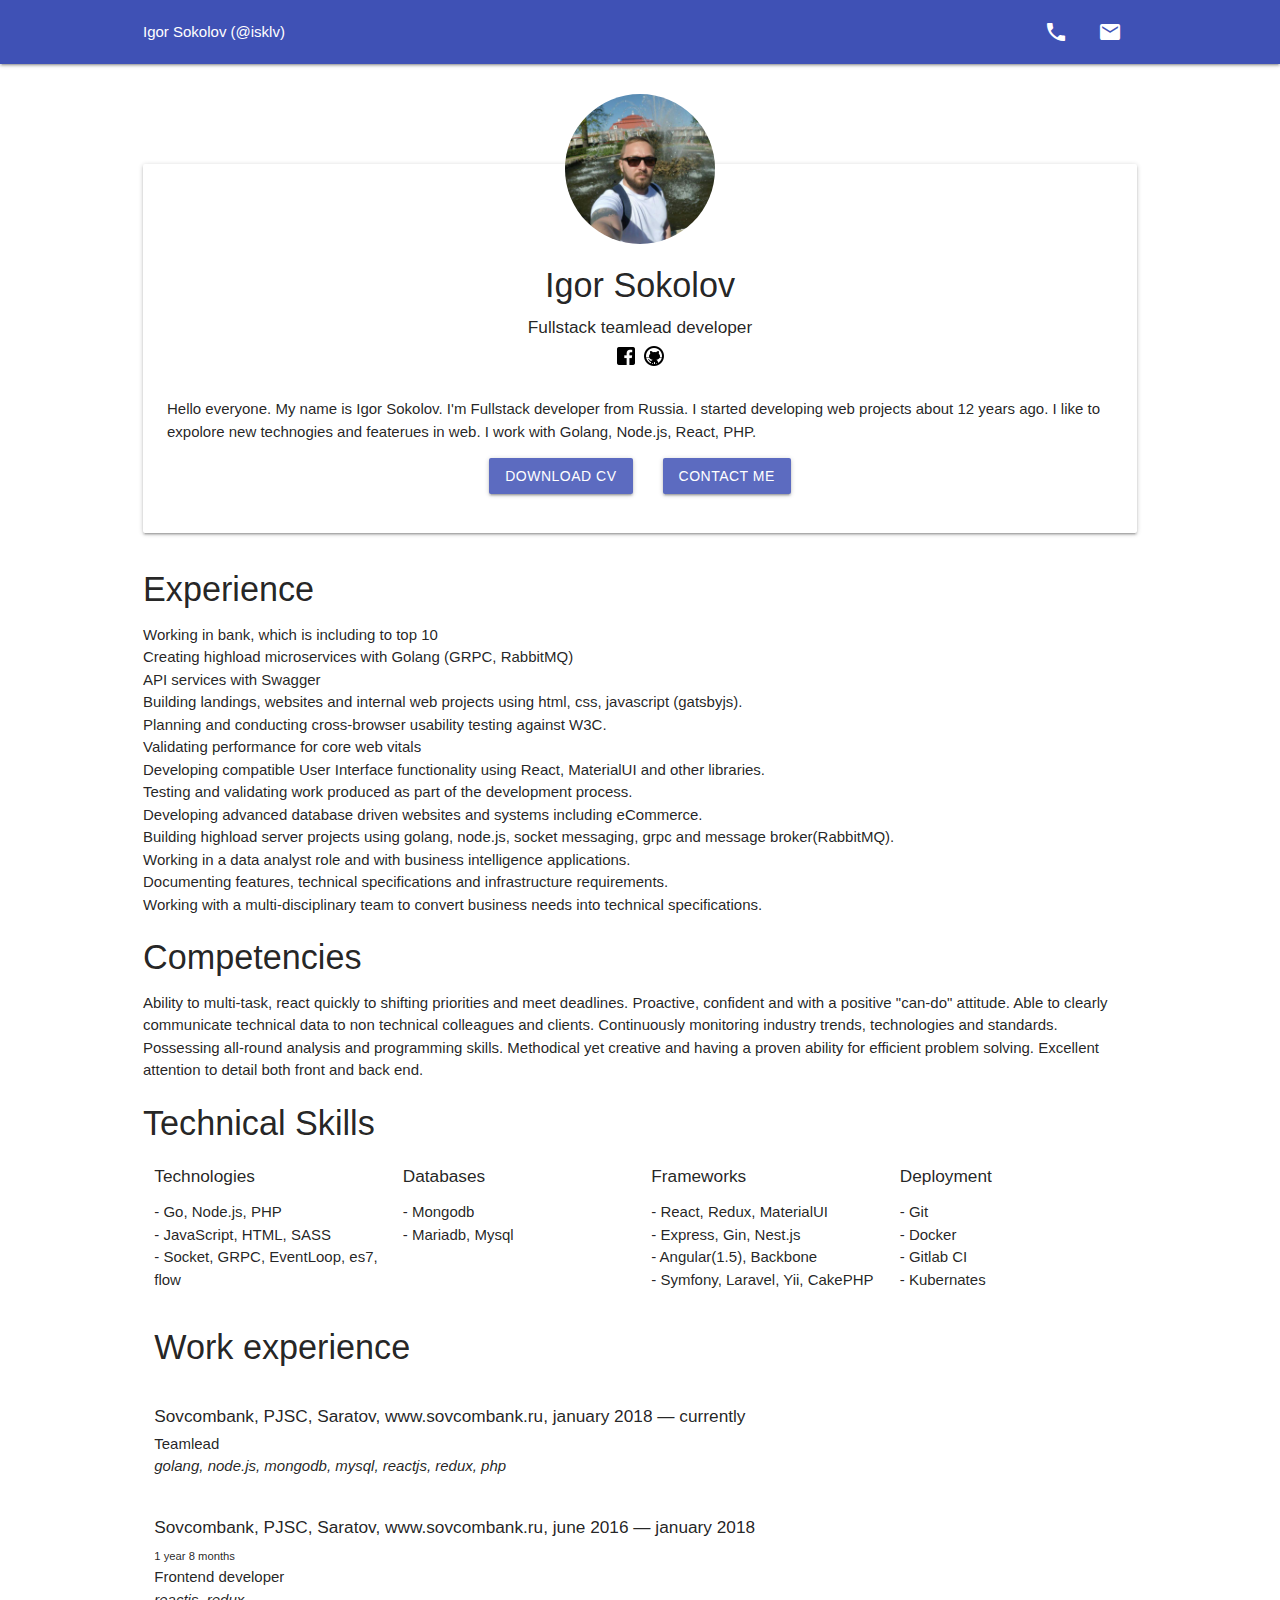
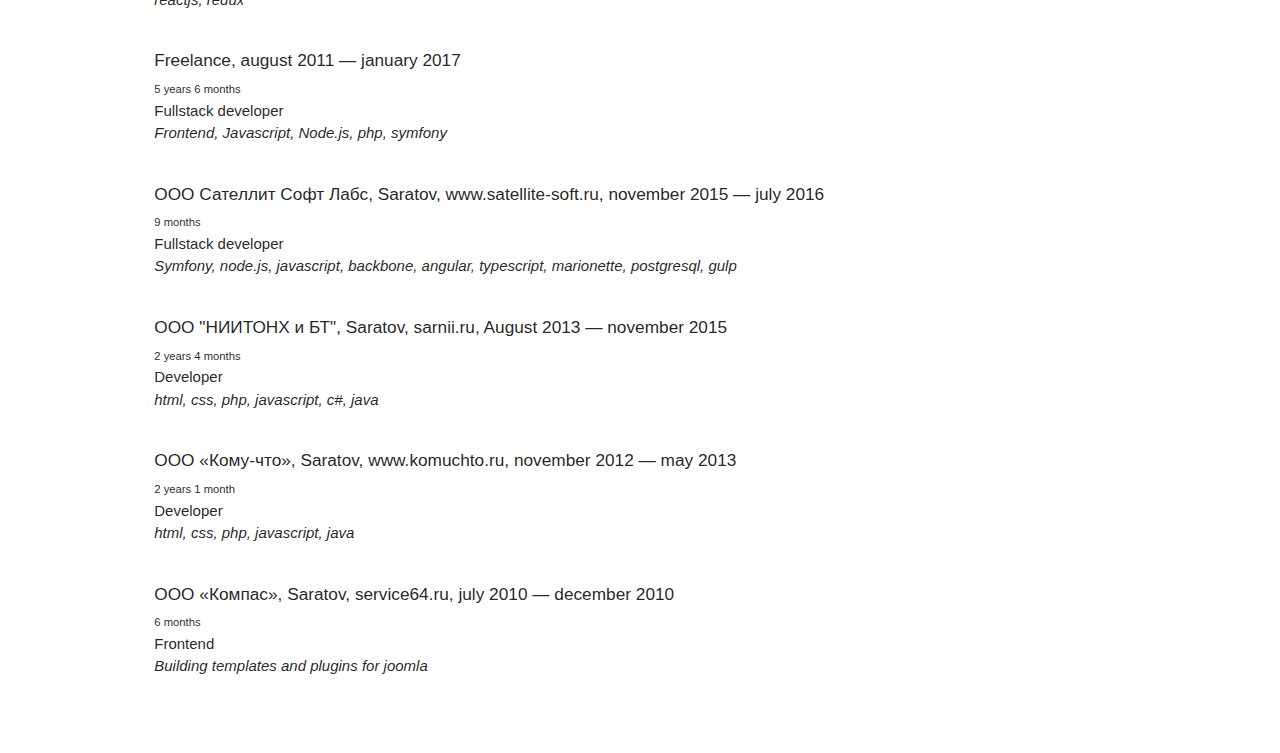
<file: index.html>
<!DOCTYPE html>
<html lang="ru">

<head>
    <meta charset="utf-8">
    <meta name="viewport" content="width=device-width, initial-scale=1.0, maximum-scale=1.0, user-scalable=no">
    <title>Igor Sokolov (@isklv) Fullstack developer</title>
    <link rel="manifest" href="manifest.json">
    <link rel="stylesheet" href="https://cdnjs.cloudflare.com/ajax/libs/materialize/1.0.0/css/materialize.min.css">
    <link href="https://fonts.googleapis.com/icon?family=Material+Icons" rel="stylesheet">
    <script src="https://cdnjs.cloudflare.com/ajax/libs/materialize/1.0.0/js/materialize.min.js"></script>
    <style>
        .row {
            max-width: 1024px;
            padding: 0 1rem;
        }

        .card {
            margin-top: 100px;
        }

        .btn {
            margin: 1rem;
        }

        .avatar {
            border-radius: 50%;
            height: 150px;
            width: 150px;
            vertical-align: middle;
            margin-top: -70px;
        }

        .exp li {
            margin-bottom: 40px
        }

        .print {
            display: none
        }

        @media print {
            .no-print {
                display: none;
            }

            .print {
                display: block;
            }

            .row {
                max-width: 100%
            }
        }
    </style>
</head>

<body>
    <nav class="no-print">
        <div class="nav-wrapper indigo">
            <div class="row">
                <div class="left">Igor Sokolov (@isklv)</div>
                <ul class="right">
                    <li><a href="tel:+79173238930"> <i class="material-icons">local_phone</i></a></li>
                    <li><a href="mailto:admin@isklv.ru"> <i class="material-icons">email</i></a></li>
                </ul>
            </div>
        </div>
    </nav>
    <div class="row">
        <div class="card">
            <div class="center"><img class="avatar" src="images/ava.jpg">
                <h4>Igor Sokolov</h4>
                <h6>Fullstack teamlead developer</h6><a href="https://www.facebook.com/isklv" target="_blank"><img
                        class="no-print"
                        src="[data-uri]">
                    <div class="print">https://www.facebook.com/isklv</div>
                </a><a href="https://github.com/isklv" target="_blank"><img class="no-print"
                        src="[data-uri]">
                    <div class="print">https://github.com/isklv</div>
                </a>
            </div>
            <div class="card-content">
                <p>Hello everyone. My name is Igor Sokolov. I'm Fullstack developer from Russia. I started developing
                    web projects about 12 years ago. I like to expolore new technogies and featerues in web. I work with
                    Golang, Node.js, React, PHP.</p>
                <div class="center no-print"><a class="waves-effect waves-light btn indigo lighten-1"
                        onclick="window.print();">DOWNLOAD CV</a><a
                        class="waves-effect waves-light btn indigo lighten-1" href="mailto:admin@isklv.ru">CONTACT
                        ME</a></div>
            </div>
        </div>
    </div>
    <div class="row">
        <h4>Experience</h4>
        <ul>
            <li>Working in bank, which is including to top 10</li>
            <li>Creating highload microservices with Golang (GRPC, RabbitMQ)</li>
            <li>API services with Swagger</li>
            <li>Building landings, websites and internal web projects using html, css, javascript (gatsbyjs).</li>
            <li>Planning and conducting cross-browser usability testing against W3C.</li>
            <li>Validating performance for core web vitals</li>
            <li>Developing compatible User Interface functionality using React, MaterialUI and other libraries.</li>
            <li>Testing and validating work produced as part of the development process.</li>
            <li>Developing advanced database driven websites and systems including eCommerce.</li>
            <li>Building highload server projects using golang, node.js, socket messaging, grpc and message broker(RabbitMQ).</li>
            <li>Working in a data analyst role and with business intelligence applications.</li>
            <li>Documenting features, technical specifications and infrastructure requirements.</li>
            <li>Working with a multi-disciplinary team to convert business needs into technical specifications.</li>
        </ul>
        <h4>Competencies</h4>
        <p>Ability to multi-task, react quickly to shifting priorities and meet deadlines. Proactive, confident and with
            a positive "can-do" attitude. Able to clearly communicate technical data to non technical colleagues and
            clients. Continuously monitoring industry trends, technologies and standards.
            Possessing all-round analysis and programming skills. Methodical yet creative and having a proven ability
            for efficient problem solving.
            Excellent attention to detail both front and back end.</p>
        <h4>Technical Skills</h4>
        <div class="col m3 s12">
            <h6>Technologies</h6>
            <ul>
                <li>- Go, Node.js, PHP</li>
                <li>- JavaScript, HTML, SASS</li>
                <li>- Socket, GRPC, EventLoop, es7, flow</li>
            </ul>
        </div>
        <div class="col m3 s12">
            <h6>Databases</h6>
            <ul>
                <li>- Mongodb</li>
                <li>- Mariadb, Mysql</li>
            </ul>
        </div>
        <div class="col m3 s12">
            <h6>Frameworks</h6>
            <ul>
                <li>- React, Redux, MaterialUI</li>
                <li>- Express, Gin, Nest.js</li>
                <li>- Angular(1.5), Backbone</li>
                <li>- Symfony, Laravel, Yii, CakePHP</li>
            </ul>
        </div>
        <div class="col m3 s12">
            <h6>Deployment</h6>
            <ul>
                <li>- Git</li>
                <li>- Docker</li>
                <li>- Gitlab CI</li>
                <li>- Kubernates</li>
            </ul>
        </div>
        <h4 class="col s12">Work experience</h4>
        <ul class="exp col s12">
            <li>
                <h6>Sovcombank, PJSC, Saratov, www.sovcombank.ru, january 2018 — currently</h6>
                <div>Teamlead</div><em>golang, node.js, mongodb, mysql, reactjs, redux, php </em>
            </li>
            <li>
                <h6>Sovcombank, PJSC, Saratov, www.sovcombank.ru, june 2016 — january 2018</h6><small>1 year 8
                    months</small><br>
                <div>Frontend developer</div><em>reactjs, redux</em>
            </li>
            <li>
                <h6>Freelance, august 2011 — january 2017</h6><small>5 years 6 months</small><br>
                <div>Fullstack developer</div><em>Frontend, Javascript, Node.js, php, symfony</em>
            </li>
            <li>
                <h6>ООО Сателлит Софт Лабс, Saratov, www.satellite-soft.ru, november 2015 — july 2016</h6><small>9
                    months</small><br>
                <div>Fullstack developer</div><em>Symfony, node.js, javascript, backbone, angular, typescript,
                    marionette, postgresql, gulp</em>
            </li>
            <li>
                <h6>ООО "НИИТОНХ и БТ", Saratov, sarnii.ru, August 2013 — november 2015</h6><small>2 years 4
                    months</small><br>
                <div>Developer</div><em>html, css, php, javascript, c#, java</em>
            </li>
            <li>
                <h6>ООО «Кому-что», Saratov, www.komuchto.ru, november 2012 — may 2013</h6><small>2 years 1
                    month</small><br>
                <div>Developer</div><em>html, css, php, javascript, java</em>
            </li>
            <li>
                <h6>ООО «Компас», Saratov, service64.ru, july 2010 — december 2010</h6><small>6 months</small><br>
                <div>Frontend</div><em>Building templates and plugins for joomla</em>
            </li>
        </ul>
    </div>
</body>

</html>
</file>
